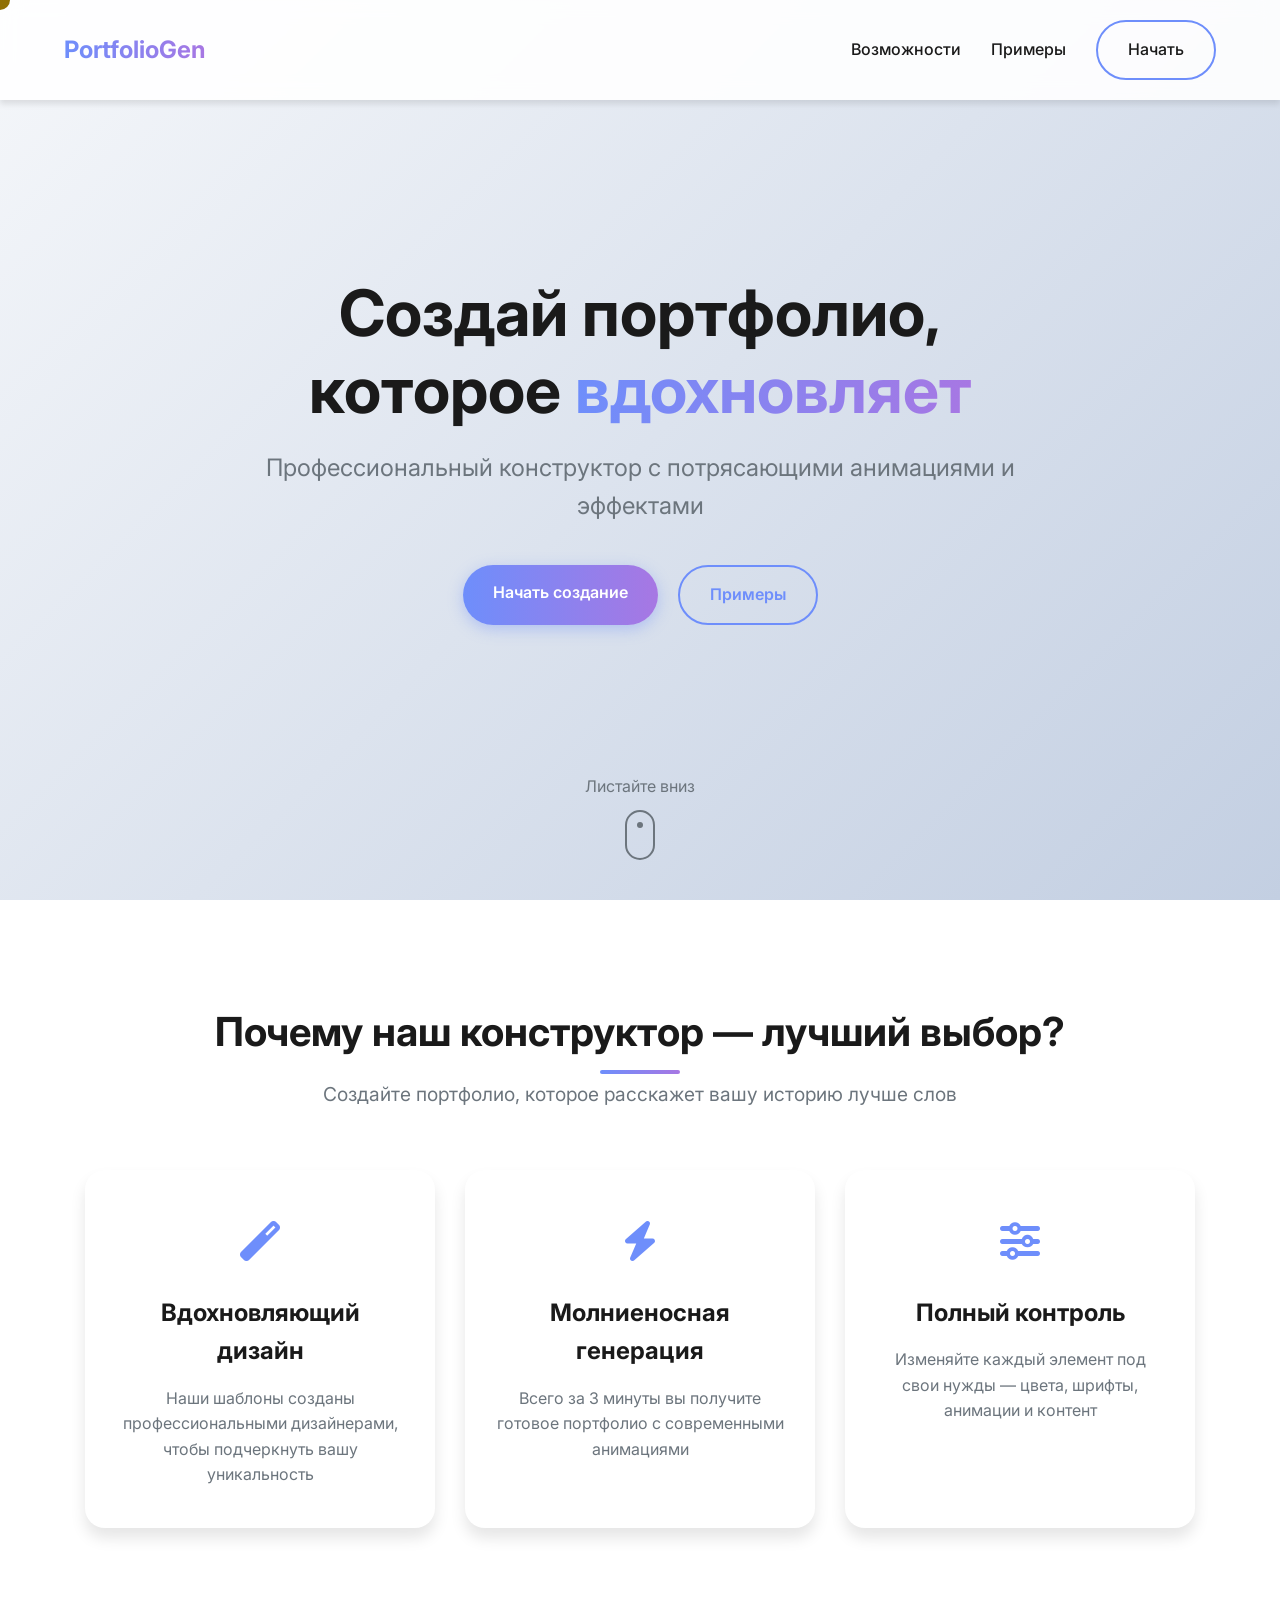
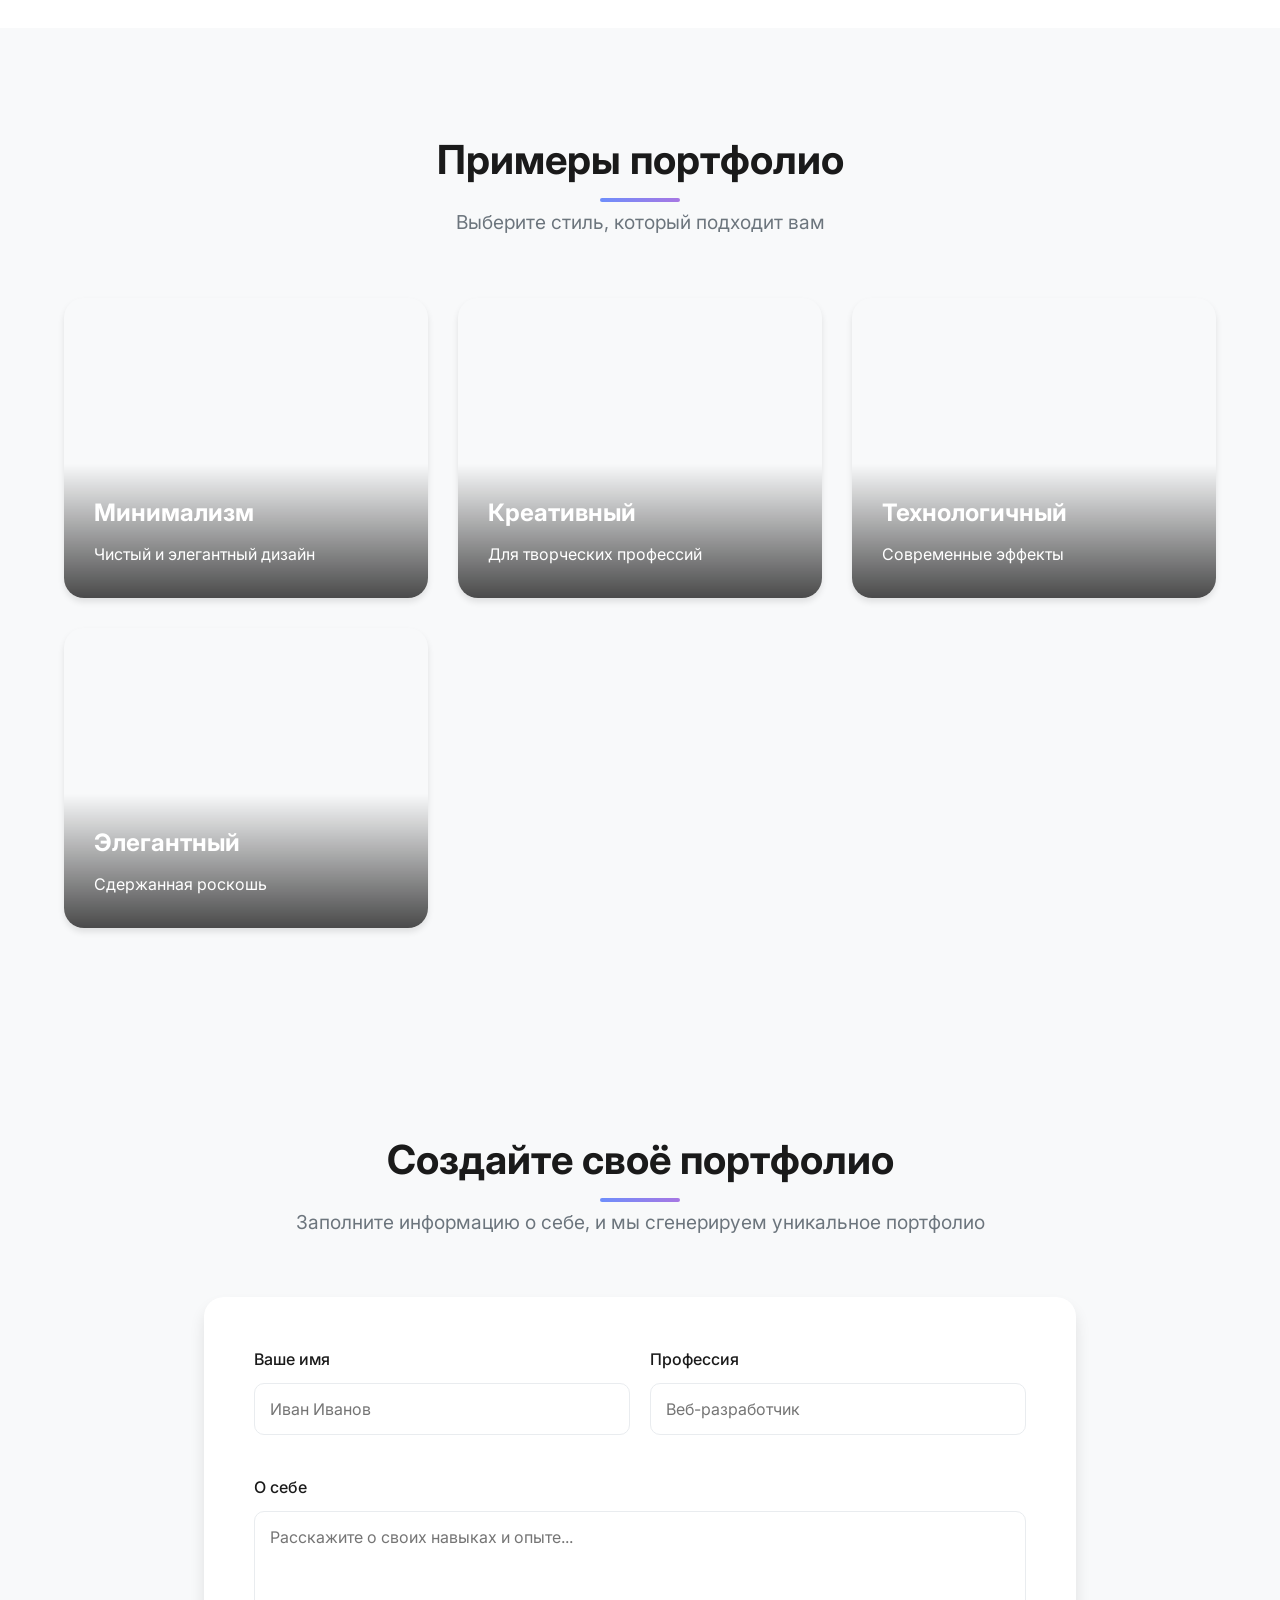
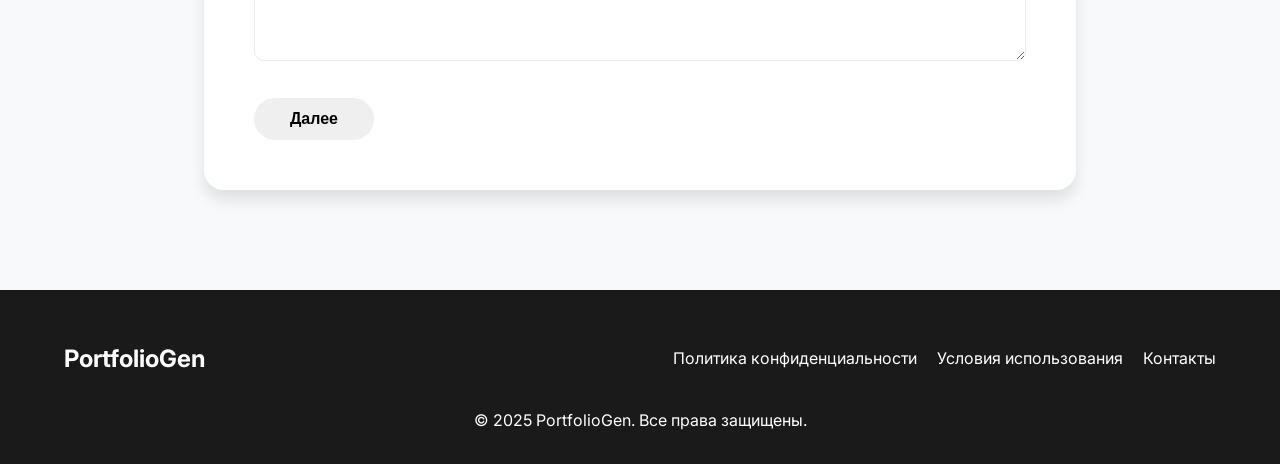
<file: index.html>
<!DOCTYPE html>
<html lang="ru">
<head>
    <meta charset="UTF-8">
    <meta name="viewport" content="width=device-width, initial-scale=1.0">
    <title>Portfolio Creator | Создай крутое портфолио</title>
    <link rel="stylesheet" href="https://cdnjs.cloudflare.com/ajax/libs/animate.css/4.1.1/animate.min.css">
    <link rel="stylesheet" href="https://fonts.googleapis.com/css2?family=Inter:wght@300;400;500;600;700&display=swap">
    <link rel="stylesheet" href="https://cdnjs.cloudflare.com/ajax/libs/font-awesome/6.0.0-beta3/css/all.min.css">
    <link rel="stylesheet" href="style.css">
</head>
<body>
    <div class="cursor"></div>
    <div class="particles"></div>
    
    <header class="animate__animated animate__fadeIn">
        <nav>
            <div class="logo">PortfolioGen</div>
            <div class="nav-links">
                <a href="#features">Возможности</a>
                <a href="#examples">Примеры</a>
                <a href="#start" class="btn btn-outline">Начать</a>
            </div>
            <div class="menu-toggle">
                <i class="fas fa-bars"></i>
            </div>
        </nav>
    </header>

    <main>
        <section class="hero animate__animated animate__fadeIn animate__delay-1s">
            <div class="hero-content">
                <h1 class="animate__animated animate__fadeInUp">Создай портфолио, <br>которое <span class="highlight">вдохновляет</span></h1>
                <p class="animate__animated animate__fadeInUp animate__delay-1s">Профессиональный конструктор с потрясающими анимациями и эффектами</p>
                <div class="hero-buttons animate__animated animate__fadeInUp animate__delay-2s">
                    <a href="#start" class="btn btn-primary">Начать создание</a>
                    <a href="#examples" class="btn btn-outline">Примеры</a>
                </div>
            </div>
            <div class="hero-scroll animate__animated animate__fadeIn animate__delay-3s">
                <span>Листайте вниз</span>
                <div class="scroll-icon"></div>
            </div>
        </section>

        <section id="features" class="features">
            <div class="section-header">
                <h2>Почему наш конструктор — лучший выбор?</h2>
                <p>Создайте портфолио, которое расскажет вашу историю лучше слов</p>
            </div>
            <div class="feature-cards">
                <div class="card animate__animated">
                    <div class="icon"><i class="fas fa-magic"></i></div>
                    <h3>Вдохновляющий дизайн</h3>
                    <p>Наши шаблоны созданы профессиональными дизайнерами, чтобы подчеркнуть вашу уникальность</p>
                    <div class="feature-animation">
                        <div class="animation-dot"></div>
                        <div class="animation-dot"></div>
                        <div class="animation-dot"></div>
                    </div>
                </div>
                <div class="card animate__animated">
                    <div class="icon"><i class="fas fa-bolt"></i></div>
                    <h3>Молниеносная генерация</h3>
                    <p>Всего за 3 минуты вы получите готовое портфолио с современными анимациями</p>
                    <div class="feature-animation">
                        <div class="animation-line"></div>
                    </div>
                </div>
                <div class="card animate__animated">
                    <div class="icon"><i class="fas fa-sliders-h"></i></div>
                    <h3>Полный контроль</h3>
                    <p>Изменяйте каждый элемент под свои нужды — цвета, шрифты, анимации и контент</p>
                    <div class="feature-animation">
                    <div class="animation-circle"></div>
                    </div>
                </div>
            </div>
        </section>

        <section id="examples" class="examples">
            <div class="section-header">
                <h2>Примеры портфолио</h2>
                <p>Выберите стиль, который подходит вам</p>
            </div>
            <div class="portfolio-grid">
                <div class="portfolio-item" data-theme="minimal">
                    <div class="portfolio-content">
                        <h3>Минимализм</h3>
                        <p>Чистый и элегантный дизайн</p>
                    </div>
                </div>
                <div class="portfolio-item" data-theme="creative">
                    <div class="portfolio-content">
                        <h3>Креативный</h3>
                        <p>Для творческих профессий</p>
                    </div>
                </div>
                <div class="portfolio-item" data-theme="tech">
                    <div class="portfolio-content">
                        <h3>Технологичный</h3>
                        <p>Современные эффекты</p>
                    </div>
                </div>
                <div class="portfolio-item" data-theme="elegant">
                    <div class="portfolio-content">
                        <h3>Элегантный</h3>
                        <p>Сдержанная роскошь</p>
                    </div>
                </div>
            </div>
        </section>

        <section id="start" class="creator-section">
            <div class="section-header">
                <h2>Создайте своё портфолио</h2>
                <p>Заполните информацию о себе, и мы сгенерируем уникальное портфолио</p>
            </div>
            
            <form id="portfolio-form" class="portfolio-form">
                <div class="form-step active" data-step="1">
                    <div class="form-row">
                        <div class="form-group">
                            <label for="name">Ваше имя</label>
                            <input type="text" id="name" required placeholder="Иван Иванов">
                        </div>
                        <div class="form-group">
                            <label for="job">Профессия</label>
                            <input type="text" id="job" required placeholder="Веб-разработчик">
                        </div>
                    </div>
                    
                    <div class="form-group">
                        <label for="about">О себе</label>
                        <textarea id="about" required placeholder="Расскажите о своих навыках и опыте..."></textarea>
                    </div>
                    
                    <div class="form-nav">
                        <button type="button" class="btn btn-next" data-next="2">Далее</button>
                    </div>
                </div>
                
                <div class="form-step" data-step="2">
                    <div class="form-group">
                        <label for="skills">Навыки (через запятую)</label>
                        <input type="text" id="skills" required placeholder="HTML, CSS, JavaScript, Дизайн">
                    </div>
                    
                    <div class="form-group">
                        <label for="projects">Проекты (через запятую)</label>
                        <input type="text" id="projects" required placeholder="Корпоративный сайт, Лендинг, Мобильное приложение">
                    </div>
                    
                    <div class="form-group">
                        <label for="email">Email</label>
                        <input type="email" id="email" required placeholder="example@mail.com">
                    </div>
                    
                    <div class="form-nav">
                        <button type="button" class="btn btn-prev" data-prev="1">Назад</button>
                        <button type="button" class="btn btn-next" data-next="3">Далее</button>
                    </div>
                </div>
                
                <div class="form-step" data-step="3">
                    <div class="form-group">
                        <label for="theme">Выберите стиль</label>
                        <div class="theme-preview">
                            <div class="theme-option" data-theme="minimal">
                                <div class="theme-thumbnail" style="background: linear-gradient(135deg, #f5f7fa 0%, #c3cfe2 100%);"></div>
                                <span>Минимализм</span>
                            </div>
                            <div class="theme-option" data-theme="creative">
                                <div class="theme-thumbnail" style="background: linear-gradient(135deg, #ff7e5f 0%, #feb47b 100%);"></div>
                                <span>Креативный</span>
                            </div>
                            <div class="theme-option" data-theme="tech">
                                <div class="theme-thumbnail" style="background: linear-gradient(135deg, #43cea2 0%, #185a9d 100%);"></div>
                                <span>Технологичный</span>
                            </div>
                            <div class="theme-option" data-theme="elegant">
                                <div class="theme-thumbnail" style="background: linear-gradient(135deg, #614385 0%, #516395 100%);"></div>
                                <span>Элегантный</span>
                            </div>
                        </div>
                        <input type="hidden" id="theme" value="minimal">
                    </div>
                    
                    <div class="form-nav">
                        <button type="button" class="btn btn-prev" data-prev="2">Назад</button>
                        <button type="submit" class="btn btn-generate">Сгенерировать портфолио</button>
                    </div>
                </div>
            </form>
        </section>
    </main>

    <footer>
        <div class="footer-content">
            <div class="footer-logo">PortfolioGen</div>
            <div class="footer-links">
                <a href="#">Политика конфиденциальности</a>
                <a href="#">Условия использования</a>
                <a href="#">Контакты</a>
            </div>
        </div>
        <p>© 2025 PortfolioGen. Все права защищены.</p>
    </footer>

    <script src="script.js"></script>
</body>
</html>
</file>
<file: style.css>
:root {
    --primary: #6e8efb;
    --primary-dark: #5a7df5;
    --secondary: #a777e3;
    --dark: #1a1a1a;
    --light: #f8f9fa;
    --gray: #6c757d;
    --light-gray: #e9ecef;
    --white: #ffffff;
    --black: #000000;
    --shadow: 0 4px 6px rgba(0, 0, 0, 0.1);
    --shadow-lg: 0 10px 15px rgba(0, 0, 0, 0.1);
    --transition: all 0.3s ease;
}

* {
    margin: 0;
    padding: 0;
    box-sizing: border-box;
}

body {
    font-family: 'Inter', sans-serif;
    background-color: var(--light);
    color: var(--dark);
    overflow-x: hidden;
    line-height: 1.6;
}

.cursor {
    position: fixed;
    width: 20px;
    height: 20px;
    border-radius: 50%;
    background-color: var(--primary);
    pointer-events: none;
    mix-blend-mode: difference;
    z-index: 9999;
    transform: translate(-50%, -50%);
    transition: transform 0.1s ease, width 0.3s ease, height 0.3s ease;
}

.cursor.hovered {
    width: 40px;
    height: 40px;
    background-color: rgba(110, 142, 251, 0.3);
}

.particles {
    position: fixed;
    top: 0;
    left: 0;
    width: 100%;
    height: 100%;
    z-index: -1;
    background-color: var(--light);
}

header {
    position: fixed;
    top: 0;
    left: 0;
    width: 100%;
    padding: 20px 5%;
    z-index: 1000;
    background-color: rgba(255, 255, 255, 0.9);
    backdrop-filter: blur(10px);
    box-shadow: var(--shadow);
    transition: var(--transition);
}

header.scrolled {
    padding: 15px 5%;
    background-color: rgba(255, 255, 255, 0.98);
}

nav {
    display: flex;
    justify-content: space-between;
    align-items: center;
}

.logo {
    font-size: 1.5rem;
    font-weight: 700;
    color: var(--primary);
    background: linear-gradient(90deg, var(--primary), var(--secondary));
    -webkit-background-clip: text;
    background-clip: text;
    color: transparent;
}

.nav-links {
    display: flex;
    align-items: center;
}

.nav-links a {
    margin-left: 30px;
    text-decoration: none;
    color: var(--dark);
    font-weight: 500;
    transition: var(--transition);
    position: relative;
}

.nav-links a:hover {
    color: var(--primary);
}

.nav-links a::after {
    content: '';
    position: absolute;
    bottom: -5px;
    left: 0;
    width: 0;
    height: 2px;
    background: var(--primary);
    transition: var(--transition);
}

.nav-links a:hover::after {
    width: 100%;
}

.menu-toggle {
    display: none;
    font-size: 1.5rem;
    cursor: pointer;
}

.hero {
    height: 100vh;
    display: flex;
    flex-direction: column;
    justify-content: center;
    align-items: center;
    text-align: center;
    padding: 0 5%;
    position: relative;
    background: linear-gradient(135deg, #f5f7fa 0%, #c3cfe2 100%);
    overflow: hidden;
}

.hero-content {
    max-width: 800px;
    position: relative;
    z-index: 1;
}

.hero h1 {
    font-size: 4rem;
    margin-bottom: 20px;
    line-height: 1.2;
    font-weight: 700;
}

.highlight {
    background: linear-gradient(90deg, var(--primary), var(--secondary));
    -webkit-background-clip: text;
    background-clip: text;
    color: transparent;
    position: relative;
}

.hero p {
    font-size: 1.5rem;
    color: var(--gray);
    margin-bottom: 40px;
}

.hero-buttons {
    display: flex;
    gap: 20px;
    justify-content: center;
}

.btn {
    display: inline-block;
    padding: 15px 30px;
    border-radius: 50px;
    font-size: 1rem;
    font-weight: 600;
    text-decoration: none;
    transition: var(--transition);
    cursor: pointer;
    border: none;
    position: relative;
    overflow: hidden;
}

.btn::after {
    content: '';
    position: absolute;
    top: 50%;
    left: 50%;
    width: 5px;
    height: 5px;
    background: rgba(255, 255, 255, 0.5);
    opacity: 0;
    border-radius: 100%;
    transform: scale(1, 1) translate(-50%, -50%);
    transform-origin: 50% 50%;
}

.btn:focus:not(:active)::after {
    animation: ripple 0.6s ease-out;
}

@keyframes ripple {
    0% {
        transform: scale(0, 0);
        opacity: 0.5;
    }
    100% {
        transform: scale(20, 20);
        opacity: 0;
    }
}

.btn-primary {
    background: linear-gradient(90deg, var(--primary), var(--secondary));
    color: var(--white);
    box-shadow: 0 4px 15px rgba(110, 142, 251, 0.4);
}

.btn-primary:hover {
    transform: translateY(-3px);
    box-shadow: 0 10px 20px rgba(110, 142, 251, 0.4);
}

.btn-outline {
    background: transparent;
    color: var(--primary);
    border: 2px solid var(--primary);
}

.btn-outline:hover {
    background: var(--primary);
    color: var(--white);
    transform: translateY(-3px);
    box-shadow: 0 10px 20px rgba(110, 142, 251, 0.2);
}

.btn-next, .btn-prev {
    padding: 12px 25px;
    min-width: 120px;
}

.btn-generate {
    background: linear-gradient(90deg, var(--primary), var(--secondary));
    color: var(--white);
    box-shadow: 0 4px 15px rgba(110, 142, 251, 0.4);
    width: auto;
}

.btn-generate:hover {
    transform: translateY(-3px);
    box-shadow: 0 10px 20px rgba(110, 142, 251, 0.4);
}

.hero-scroll {
    position: absolute;
    bottom: 40px;
    display: flex;
    flex-direction: column;
    align-items: center;
    color: var(--gray);
}

.scroll-icon {
    width: 30px;
    height: 50px;
    border: 2px solid var(--gray);
    border-radius: 15px;
    margin-top: 10px;
    position: relative;
}

.scroll-icon::after {
    content: '';
    position: absolute;
    top: 10px;
    left: 50%;
    width: 6px;
    height: 6px;
    background: var(--gray);
    border-radius: 50%;
    transform: translateX(-50%);
    animation: scroll 2s infinite;
}

@keyframes scroll {
    0% { top: 10px; opacity: 1; }
    100% { top: 25px; opacity: 0; }
}

section {
    padding: 100px 5%;
    position: relative;
}

.section-header {
    text-align: center;
    margin-bottom: 60px;
}

.section-header h2 {
    font-size: 2.5rem;
    margin-bottom: 15px;
    position: relative;
    display: inline-block;
}

.section-header h2::after {
    content: '';
    position: absolute;
    bottom: -10px;
    left: 50%;
    transform: translateX(-50%);
    width: 80px;
    height: 4px;
    background: linear-gradient(90deg, var(--primary), var(--secondary));
    border-radius: 2px;
}

.section-header p {
    color: var(--gray);
    font-size: 1.2rem;
    max-width: 700px;
    margin: 0 auto;
}

.features {
    background-color: var(--white);
}

.feature-cards {
    display: flex;
    justify-content: center;
    gap: 30px;
    flex-wrap: wrap;
}

.card {
    flex: 1;
    min-width: 300px;
    max-width: 350px;
    padding: 40px 30px;
    border-radius: 20px;
    background-color: var(--white);
    box-shadow: var(--shadow-lg);
    transition: var(--transition);
    text-align: center;
    opacity: 0;
    transform: translateY(30px);
}

.card.animate__fadeInUp {
    opacity: 1;
    transform: translateY(0);
}

.card:hover {
    transform: translateY(-10px) !important;
    box-shadow: 0 15px 40px rgba(0, 0, 0, 0.1);
}

.card .icon {
    font-size: 2.5rem;
    margin-bottom: 20px;
    color: var(--primary);
}

.card h3 {
    font-size: 1.5rem;
    margin-bottom: 15px;
}

.card p {
    color: var(--gray);
    line-height: 1.6;
}

.examples {
    background-color: var(--light);
}

.portfolio-grid {
    display: grid;
    grid-template-columns: repeat(auto-fit, minmax(280px, 1fr));
    gap: 30px;
}

.portfolio-item {
    height: 300px;
    border-radius: 20px;
    overflow: hidden;
    position: relative;
    transition: var(--transition);
    box-shadow: var(--shadow);
}

.portfolio-item:hover {
    transform: scale(1.03);
    box-shadow: 0 15px 30px rgba(0, 0, 0, 0.2);
}

.portfolio-content {
    position: absolute;
    bottom: 0;
    left: 0;
    width: 100%;
    padding: 30px;
    color: var(--white);
    background: linear-gradient(transparent, rgba(0, 0, 0, 0.7));
    text-align: left;
}

.portfolio-content h3 {
    font-size: 1.5rem;
    margin-bottom: 10px;
}

.creator-section {
    max-width: 1000px;
    margin: 0 auto;
}

.portfolio-form {
    background-color: var(--white);
    padding: 50px;
    border-radius: 20px;
    box-shadow: var(--shadow-lg);
}

.form-step {
    display: none;
}

.form-step.active {
    display: block;
    animation: fadeIn 0.5s ease;
}

@keyframes fadeIn {
    from { opacity: 0; transform: translateY(20px); }
    to { opacity: 1; transform: translateY(0); }
}

.form-row {
    display: flex;
    gap: 20px;
    margin-bottom: 20px;
}

.form-group {
    flex: 1;
    margin-bottom: 20px;
    position: relative;
}

.form-group label {
    display: block;
    margin-bottom: 10px;
    font-weight: 500;
}

.form-group input,
.form-group textarea,
.form-group select {
    width: 100%;
    padding: 15px;
    border: 1px solid var(--light-gray);
    border-radius: 10px;
    font-family: 'Inter', sans-serif;
    font-size: 1rem;
    transition: var(--transition);
}

.form-group input:focus,
.form-group textarea:focus,
.form-group select:focus {
    outline: none;
    border-color: var(--primary);
    box-shadow: 0 0 0 3px rgba(110, 142, 251, 0.2);
}

.form-group textarea {
    min-height: 150px;
    resize: vertical;
}

.form-nav {
    display: flex;
    justify-content: space-between;
    margin-top: 30px;
}

.theme-preview {
    display: grid;
    grid-template-columns: repeat(auto-fit, minmax(150px, 1fr));
    gap: 20px;
    margin-top: 20px;
}

.theme-option {
    cursor: pointer;
    text-align: center;
    transition: var(--transition);
}

.theme-option:hover {
    transform: translateY(-5px);
}

.theme-thumbnail {
    width: 100%;
    height: 100px;
    border-radius: 10px;
    margin-bottom: 10px;
    box-shadow: var(--shadow);
    transition: var(--transition);
}

.theme-option.active .theme-thumbnail {
    box-shadow: 0 0 0 3px var(--primary);
}

footer {
    text-align: center;
    padding: 50px 5% 30px;
    background-color: var(--dark);
    color: var(--white);
}

.footer-content {
    max-width: 1200px;
    margin: 0 auto 30px;
    display: flex;
    justify-content: space-between;
    align-items: center;
    flex-wrap: wrap;
    gap: 30px;
}

.footer-logo {
    font-size: 1.5rem;
    font-weight: 700;
    color: var(--white);
}

.footer-links {
    display: flex;
    gap: 20px;
    flex-wrap: wrap;
}

.footer-links a {
    color: var(--white);
    text-decoration: none;
    transition: var(--transition);
}

.footer-links a:hover {
    color: var(--primary);
}

.animate__animated {
    opacity: 0;
}

.animate__fadeIn {
    animation: fadeIn 1s forwards;
}

.animate__fadeInUp {
    animation: fadeInUp 1s forwards;
}

.animate__delay-1s {
    animation-delay: 0.5s;
}

.animate__delay-2s {
    animation-delay: 1s;
}

.animate__delay-3s {
    animation-delay: 1.5s;
}

@keyframes fadeIn {
    from { opacity: 0; }
    to { opacity: 1; }
}

@keyframes fadeInUp {
    from { 
        opacity: 0;
        transform: translateY(30px);
    }
    to { 
        opacity: 1;
        transform: translateY(0);
    }
}

@media (max-width: 992px) {
    .hero h1 {
        font-size: 3rem;
    }
    
    .hero p {
        font-size: 1.2rem;
    }
    
    .form-row {
        flex-direction: column;
        gap: 0;
    }
}

@media (max-width: 768px) {
    .nav-links {
        display: none;
    }
    
    .menu-toggle {
        display: block;
    }
    
    .hero h1 {
        font-size: 2.5rem;
    }
    
    .hero-buttons {
        flex-direction: column;
        gap: 15px;
    }
    
    .btn {
        width: 100%;
    }
    
    .portfolio-form {
        padding: 30px 20px;
    }
}

@media (max-width: 480px) {
    .hero h1 {
        font-size: 2rem;
    }
    
    .section-header h2 {
        font-size: 2rem;
    }
    
    .card {
        min-width: 100%;
    }

.feature-animation {
    position: absolute;
    bottom: 20px;
    right: 20px;
    width: 60px;
    height: 60px;
    overflow: hidden;
}

.animation-dot {
    position: absolute;
    width: 8px;
    height: 8px;
    background: var(--primary);
    border-radius: 50%;
    opacity: 0.7;
}

.animation-dot:nth-child(1) {
    top: 10px;
    left: 10px;
    animation: float 3s ease-in-out infinite;
}

.animation-dot:nth-child(2) {
    top: 30px;
    left: 20px;
    animation: float 3s ease-in-out infinite reverse;
    animation-delay: 0.5s;
}

.animation-dot:nth-child(3) {
    top: 20px;
    left: 40px;
    animation: float 3s ease-in-out infinite;
    animation-delay: 1s;
}

.animation-line {
    position: absolute;
    width: 40px;
    height: 3px;
    background: var(--primary);
    top: 50%;
    left: 10px;
    transform: translateY(-50%);
    animation: pulse 2s ease-in-out infinite;
}

.animation-circle {
    position: absolute;
    width: 30px;
    height: 30px;
    border: 3px solid var(--primary);
    border-radius: 50%;
    top: 15px;
    left: 15px;
    animation: scale 3s ease-in-out infinite;
}

@keyframes float {
    0%, 100% { transform: translateY(0); }
    50% { transform: translateY(-10px); }
}

@keyframes pulse {
    0%, 100% { width: 40px; opacity: 0.7; }
    50% { width: 50px; opacity: 1; }
}

@keyframes scale {
    0%, 100% { transform: scale(1); opacity: 0.7; }
    50% { transform: scale(1.2); opacity: 1; }
}

.form-step {
    display: none;
    animation: none !important;
}

.form-step.active {
    display: block;
    opacity: 1 !important;
    transform: none !important;
}
}
</file>
